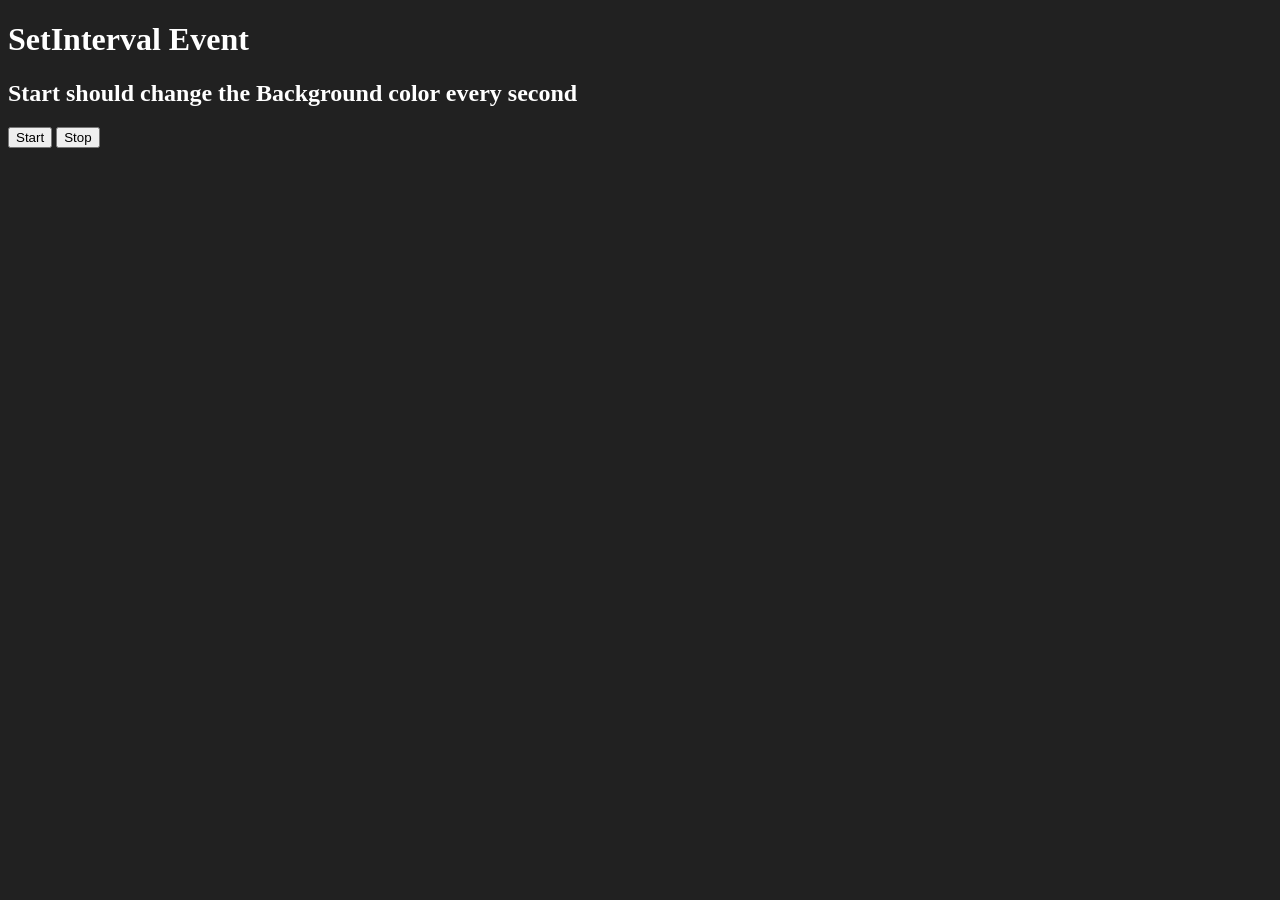
<file: Projects/BackgroundChanger/index.html>
<!DOCTYPE html>
<html lang="en">
<head>
    <meta charset="UTF-8">
    <meta name="viewport" content="width=device-width, initial-scale=1.0">
    <title>Color changer</title>
</head>
<body style="background-color: #212121; color: #fff;">
    <h1>SetInterval Event</h1>
    <h2>Start should change the Background color every second</h2>
    <button id="start">Start</button>
    <button id="stop">Stop</button>
</body>
<script src="randomColor.js"></script>
</html>
</file>
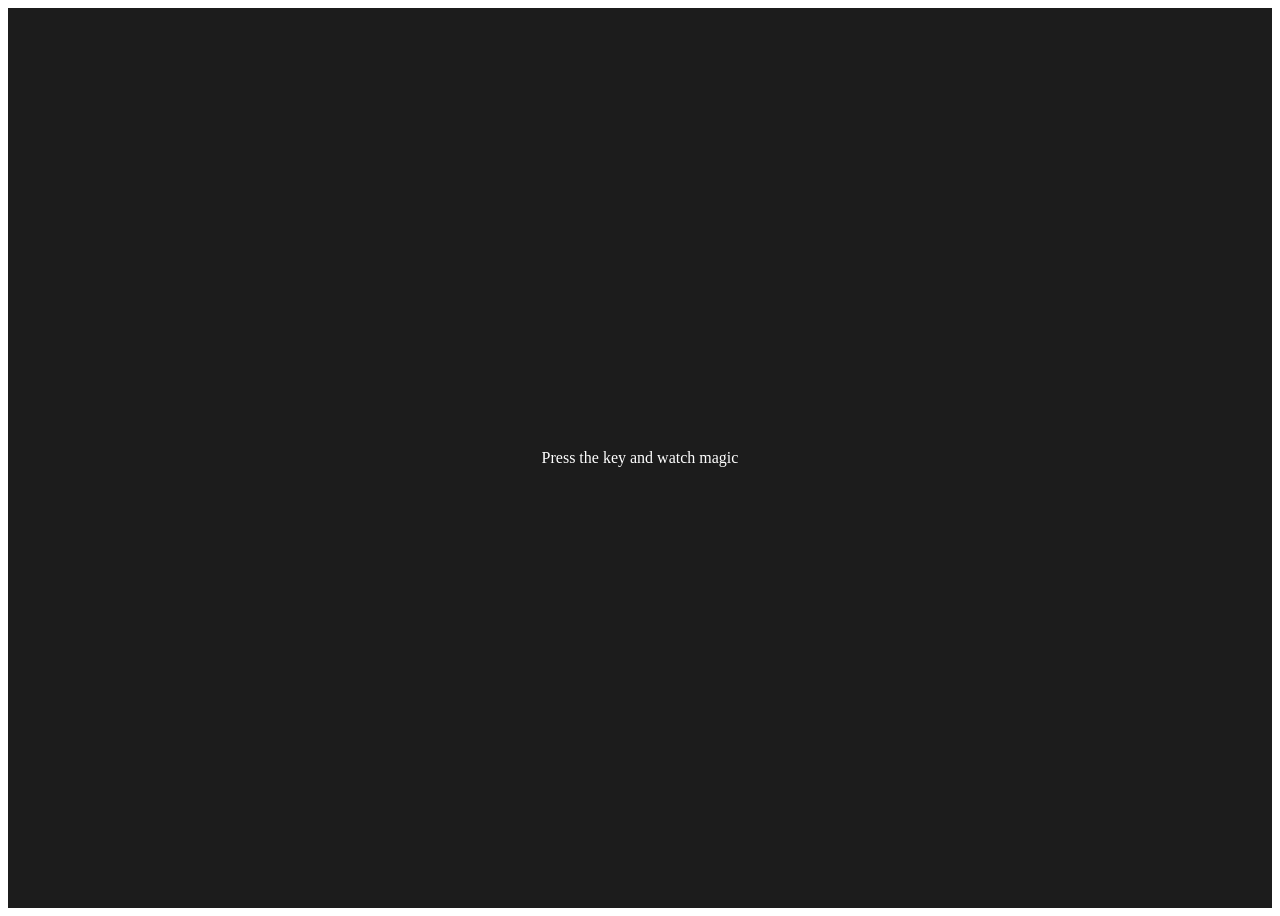
<file: Projects/Keyboard_check/index.html>
<!doctype html>
<html lang="en">
  <head>
    <meta charset="UTF-8" />
    <meta name="viewport" content="width=device-width, initial-scale=1.0" />
    <title>Event KeyCodes</title>
    <style>
      table,
      th,
      td {
        border: 1px solid #e7e7e7;
      }
      .project {
        background-color: #1c1c1c;
        color: #ffffff;
        display: flex;
        align-items: center;
        justify-content: center;
        text-align: center;
        height: 100vh;
      }
      .color {
        color: aliceblue;
        display: flex;
        flex-direction: row;
      }
    </style>
  </head>
  <body>
    <div class="project">
      <div class="insert">
        <div class="key">Press the key and watch magic</div>
      </div>
    </div>
  </body>
  <script src="keyboard.js"></script>
</html>
</file>
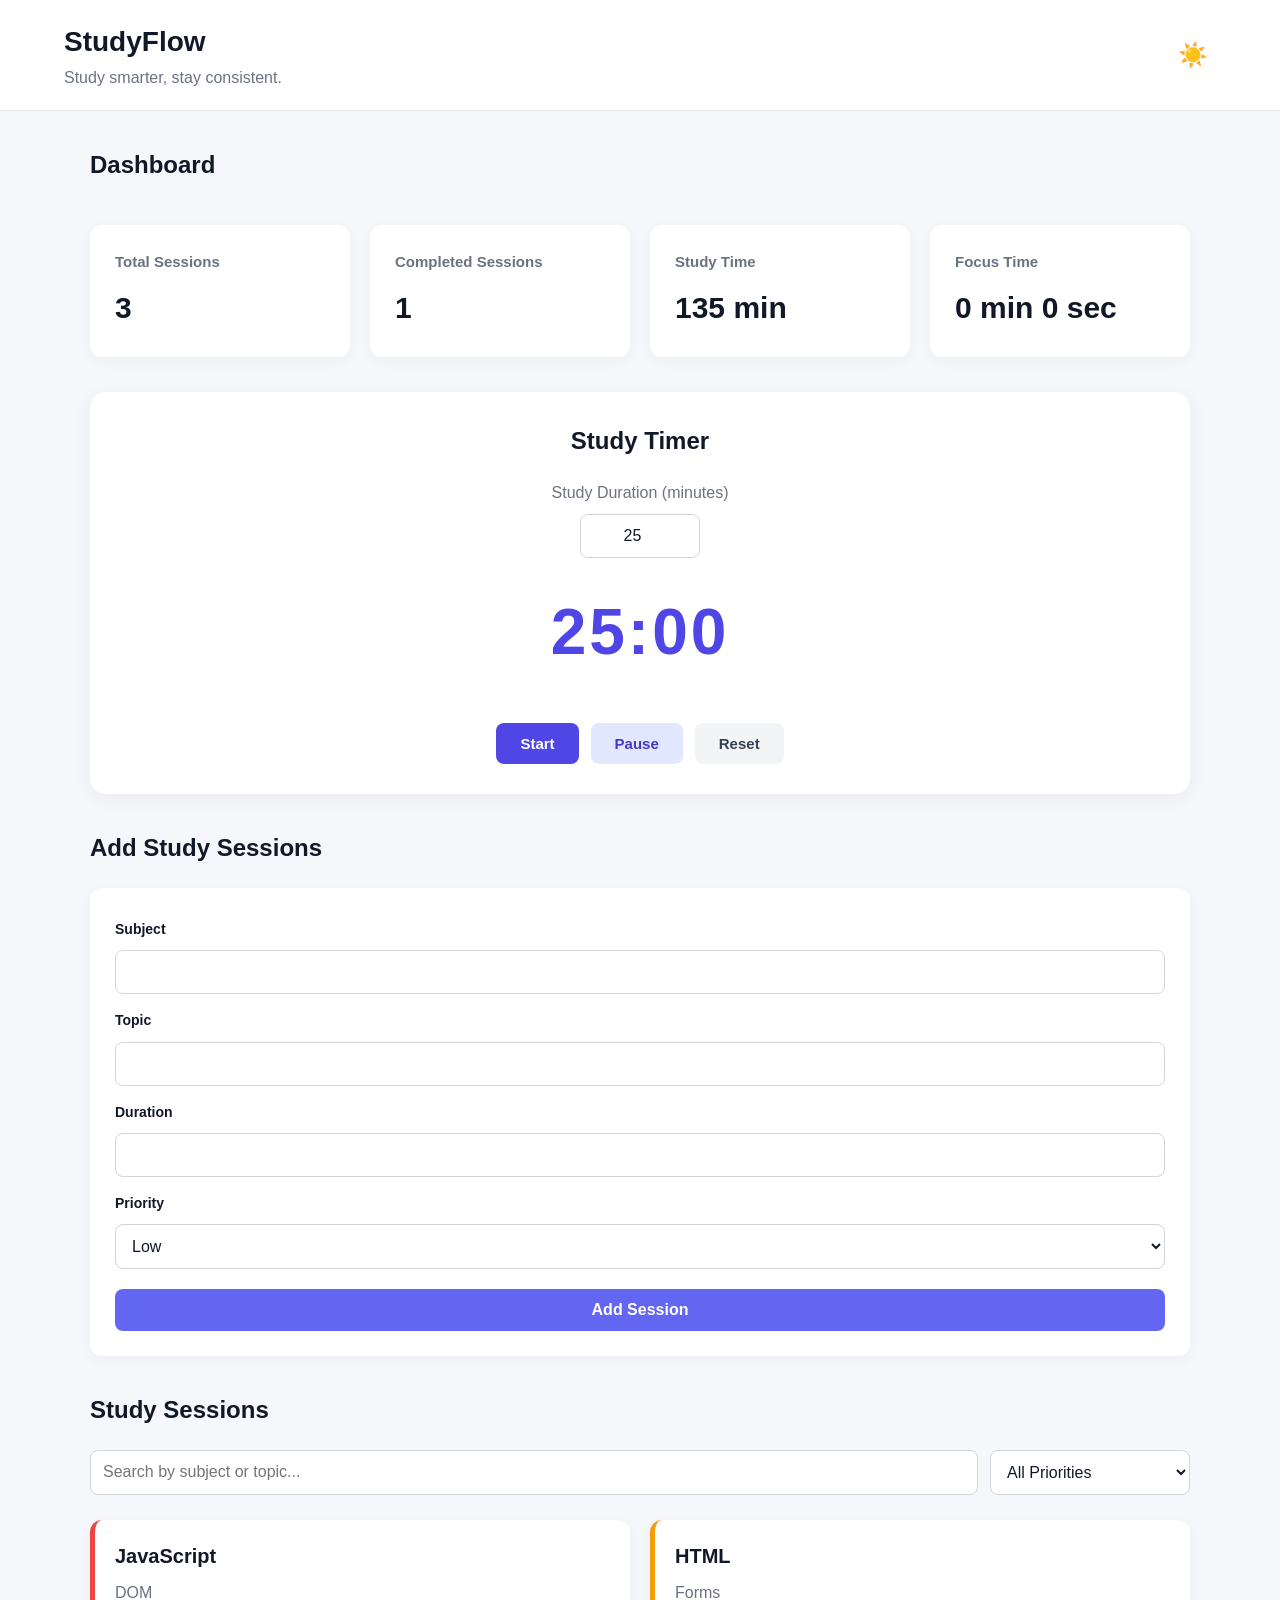
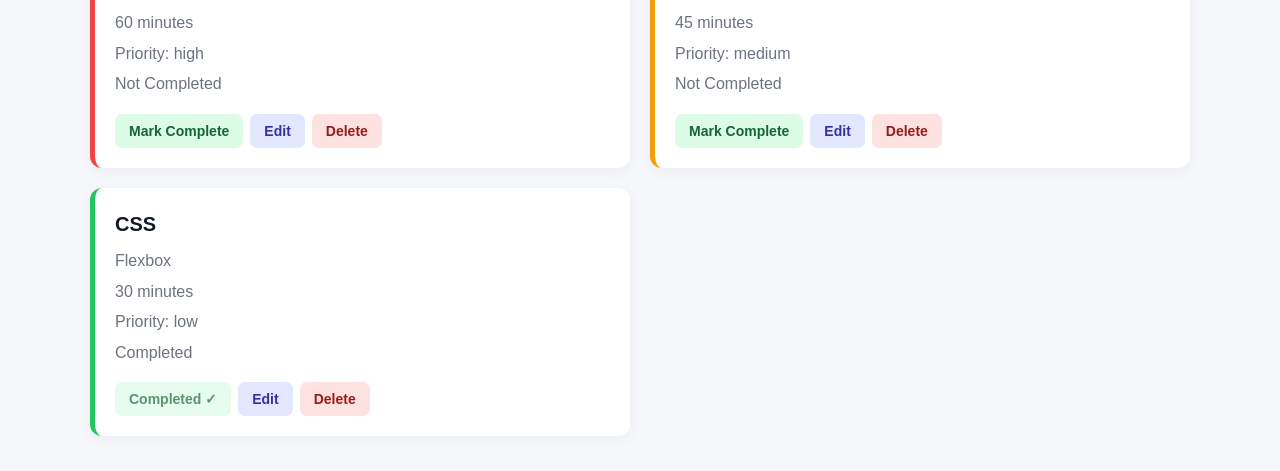
<file: Projects/StudyFlow/index.html>
<!doctype html>
<html lang="en">
  <head>
    <meta charset="UTF-8" />
    <meta name="viewport" content="width=device-width, initial-scale=1.0" />
    <title>StudyFlow</title>
    <link rel="stylesheet" href="style.css" />
  </head>
  <body>
    <header>
      <div>
        <h1>StudyFlow</h1>
        <p>Study smarter, stay consistent.</p>
      </div>
      <button type="button" id="theme-btn">☀️</button>
    </header>

    <main>
      <section>
        <h2>Dashboard</h2>
        <article>
          <h3>Total Sessions</h3>
          <p id="total-sessions">0</p>
        </article>
        <article>
          <h3>Completed Sessions</h3>
          <p id="completed-sessions">0</p>
        </article>

        <article>
          <h3>Study Time</h3>
          <p id="study-time">0 hrs</p>
        </article>

        <article>
          <h3>Focus Time</h3>
          <p id="focus-time">0 min</p>
        </article>
      </section>

      <section class="timer-card">
        <h2>Study Timer</h2>

        <label for="timer-duration">Study Duration (minutes)</label>

        <input type="number" id="timer-duration" min="1" value="25" max="180" />
        <p id="timer-display">25:00</p>
        <p id="timer-message"></p>

        <div class="timer-controls">
          <button id="start-timer">Start</button>
          <button id="pause-timer">Pause</button>
          <button id="reset-timer">Reset</button>
        </div>
      </section>

      <section>
        <h2>Add Study Sessions</h2>
        <form id="session-form">
          <label for="subject">Subject</label>
          <input type="text" id="subject" name="subject" required />

          <label for="topic">Topic</label>
          <input type="text" id="topic" name="topic" required />

          <label for="duration">Duration</label>
          <input type="number" id="duration" name="duration" required />

          <label for="priority">Priority</label>
          <select name="priority" id="priority">
            <option value="low">Low</option>
            <option value="medium">Medium</option>
            <option value="high">High</option>
          </select>

          <button type="submit">Add Session</button>
        </form>
      </section>

      <section>
        <h2>Study Sessions</h2>

        <div class="session-filters">
          <input
            type="text"
            id="search-input"
            placeholder="Search by subject or topic..."
            aria-label="Search study sessions"
          />
          <select id="priority-filter" aria-label="Filter by priority">
            <option value="all">All Priorities</option>
            <option value="high">High</option>
            <option value="medium">Medium</option>
            <option value="low">Low</option>
          </select>
        </div>

        <div id="session-list">
          <!-- JavaScript will generate session cards here -->
        </div>
      </section>
    </main>
    <script src="script.js"></script>
  </body>
</html>
</file>
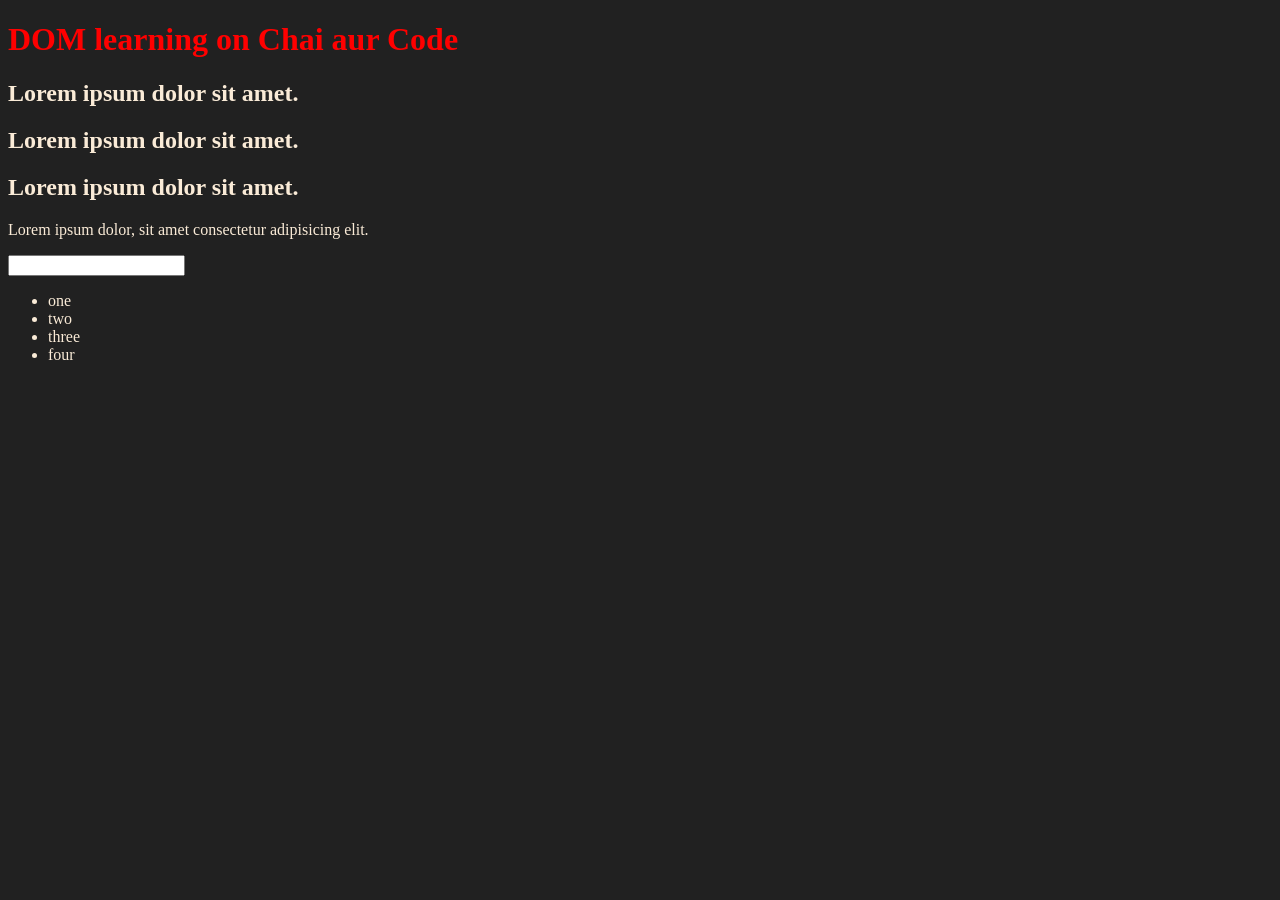
<file: 5-DOM/15-DOM.html>
<!doctype html>
<html lang="en">
  <head>
    <meta charset="UTF-8" />
    <meta name="viewport" content="width=device-width, initial-scale=1.0" />
    <title>DOM learning</title>
    <style>
      .bg-black {
        background-color: #212121;
        color: antiquewhite;
      }
    </style>
  </head>
  <body class="bg-black">
    <div>
      <h1 style="color: red" id="title" class="heading">
        DOM learning on Chai aur Code
        <span style="display: none">Test text</span>
      </h1>
      <h2>Lorem ipsum dolor sit amet.</h2>
      <h2>Lorem ipsum dolor sit amet.</h2>
      <h2>Lorem ipsum dolor sit amet.</h2>
      <p>Lorem ipsum dolor, sit amet consectetur adipisicing elit.</p>
      <input type="password" />

      <ul>
        <li class="list-item">one</li>
        <li class="list-item">two</li>
        <li class="list-item">three</li>
        <li class="list-item">four</li>
      </ul>
    </div>
  </body>
</html>

<!-- 
1. innerHTML reads and writes both the text and the raw HTML markup inside an element.
2. textContent returns all text exactly as written in the source code, including spaces, line breaks, and hidden text, but ignores HTML tags.
3. innerText returns only the rendered text visible on the screen, mimicking what a user would see if they highlighted and copied the page content. 
-->
</file>
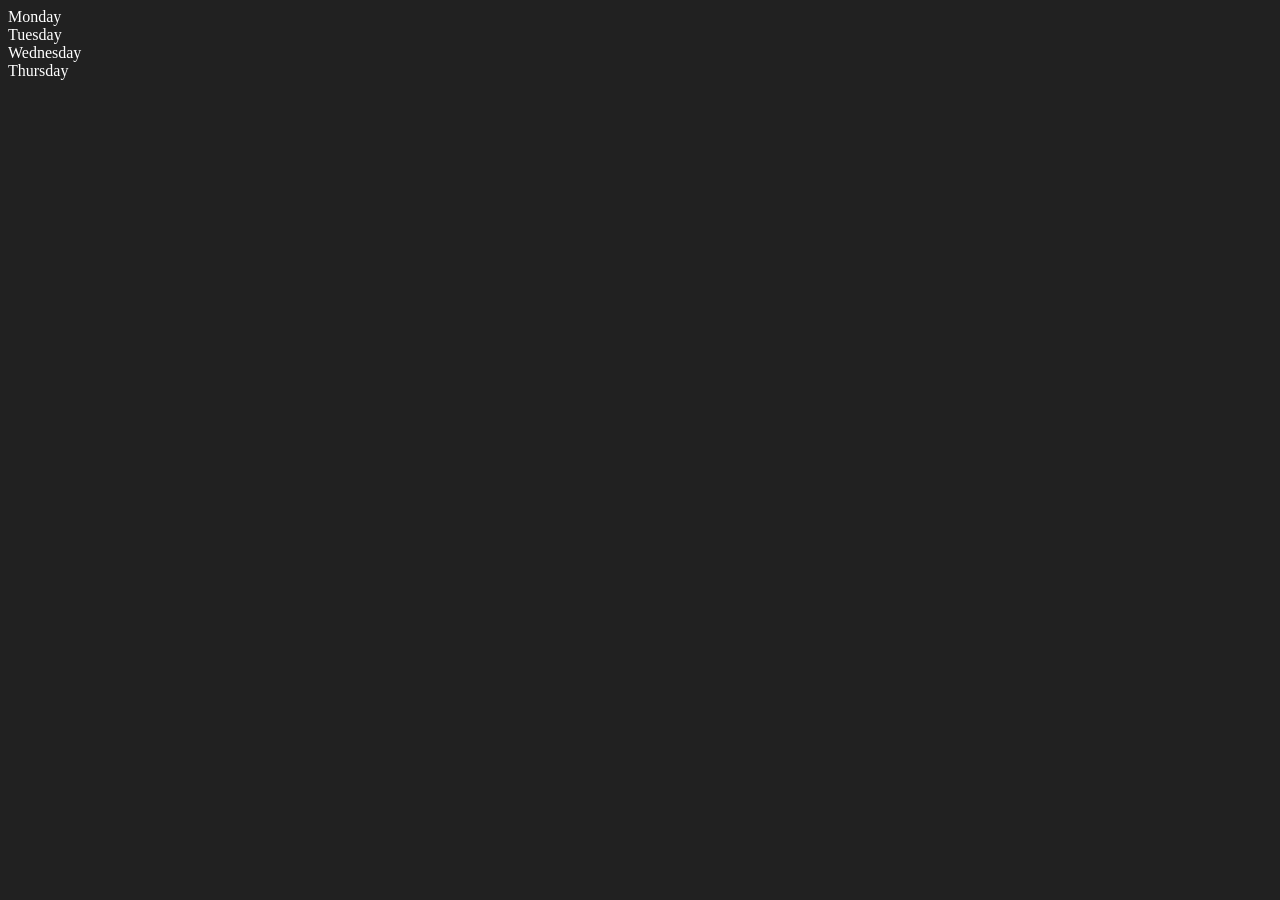
<file: 5-DOM/16-CreateElement.html>
<!doctype html>
<html lang="en">
  <head>
    <meta charset="UTF-8" />
    <meta name="viewport" content="width=device-width, initial-scale=1.0" />
    <title>DOM</title>
  </head>
  <body style="background-color: #212121; color: #fff">
    <div class="parent">
      <!-- this is a comment1
      comment2
      comment3 -->
      <div class="day">Monday</div>
      <div class="day">Tuesday</div>
      <div class="day">Wednesday</div>
      <div class="day">Thursday</div>
    </div>
  </body>
  <script>
    const parent = document.querySelector(".parent");
    // console.log(parent);
    // console.log(parent.children);
    // console.log(parent.children[0]);
    // console.log(parent.children[0].innerHTML);

    // for (let i = 0; i < parent.children.length; i++) {
    //   console.log(parent.children[i].innerHTML);
    // }
    // parent.children[1].style.color = "orange";
    // console.log(parent.firstElementChild);
    // console.log(parent.lastElementChild);

    const dayOne = document.querySelector(".day");
    // console.log(dayOne);
    // console.log(dayOne.parentElement);
    // console.log(dayOne.nextElementSibling);
    console.log("Nodes: ", parent.childNodes);
  </script>
</html>
</file>
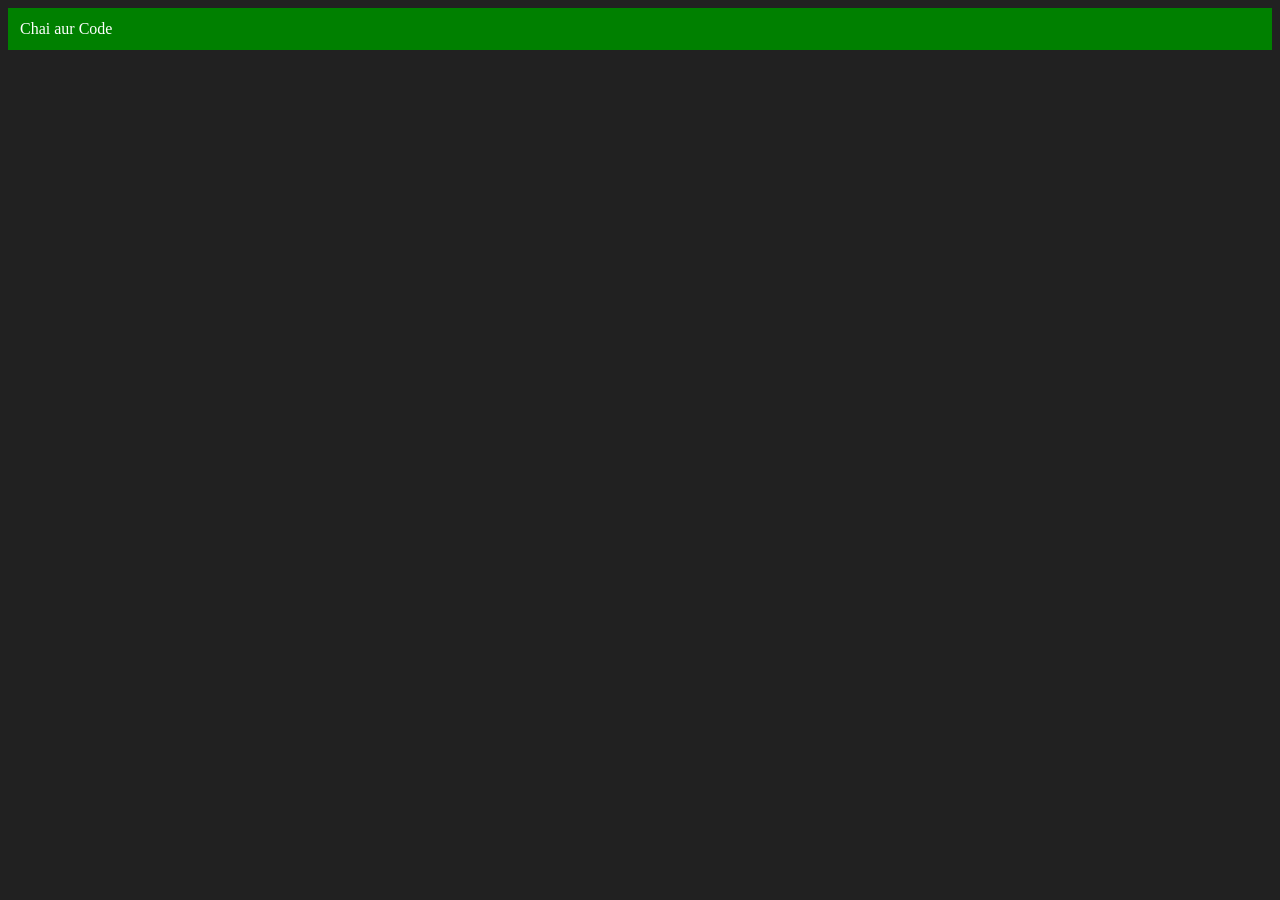
<file: 5-DOM/17-NodeList.html>
<!DOCTYPE html>
<html lang="en">
<head>
    <meta charset="UTF-8">
    <meta name="viewport" content="width=device-width, initial-scale=1.0">
    <title>NodeList</title>
</head>
<body style="background-color: #212121; color: #fff">
    <script>
        const div = document.createElement('div')
        console.log(div);
        div.className = 'main'
        div.id = Math.round(Math.random() * 10 + 1)
        div.setAttribute("title", "generated title") // setAttribute values ko set kr de ga while baqi sb innertext, className, id pehle values ko le kr aaty then uss ko overwrite kr ke set krty.
        div.style.backgroundColor = 'green'
        div.style.padding = '12px'
        // div.innerText = 'Chai aur Code 1'
        const addText = document.createTextNode("Chai aur Code")
        div.appendChild(addText)

        document.body.appendChild(div)
    </script>
</body>
</html>
</file>
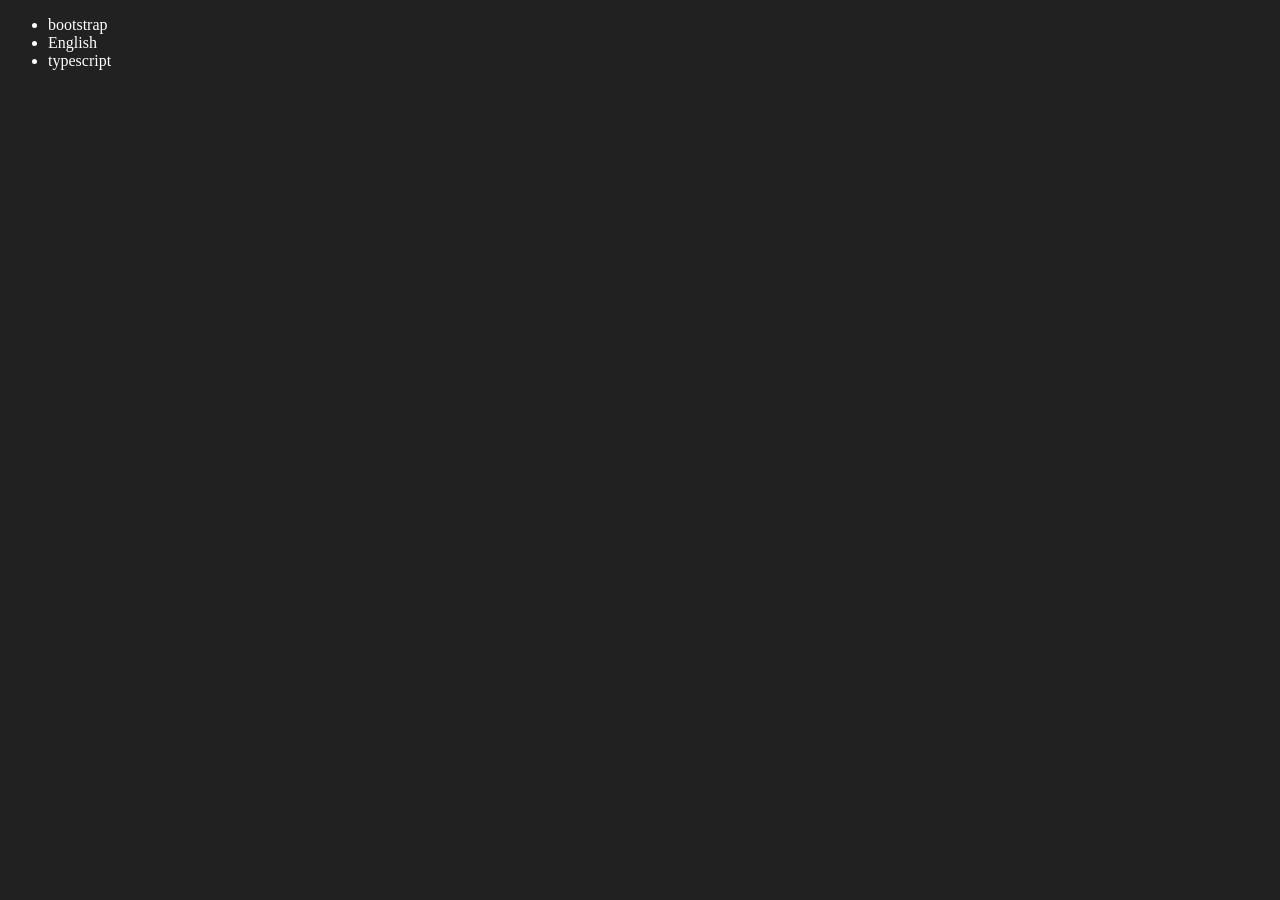
<file: 5-DOM/18-Edit+Delete.html>
<!DOCTYPE html>
<html lang="en">
<head>
    <meta charset="UTF-8">
    <meta name="viewport" content="width=device-width, initial-scale=1.0">
    <title>DOM</title>
</head>
<body style="background-color: #212121; color: #fff">
    <ul class="language">
        <li>Javascript</li>
    </ul>
</body>
<script>
    function addLanguage(langName) {
        const li = document.createElement('li');
        li.innerHTML = `${langName}` // not optimized approach
        document.querySelector('.language').
        appendChild(li)
    }
    addLanguage("python")
    addLanguage("typescript")

    function addOptimizeLang(langName) {
        const li = document.createElement('li');
        // const addText = document.createTextNode(langName)
        // li.appendChild(addText)
        li.appendChild(document.createTextNode(langName)) // optimized approach
        document.querySelector('.language').appendChild(li)
    }
    addOptimizeLang('react')

    // Edit
    const secondLang = document.querySelector('li:nth-child(2)')
    console.log(secondLang); 
    // secondLang.innerHTML = 'English' not appropriate 
    const newli = document.createElement('li')
    newli.textContent = 'English'
    secondLang.replaceWith(newli)

    // Edit 
    const firstLang = document.querySelector('li:first-child')
    firstLang.outerHTML = '<li>bootstrap</li>'

    // remove
    const lastLang = document.querySelector('li:last-child')
    lastLang.remove()
</script>
</html>
</file>
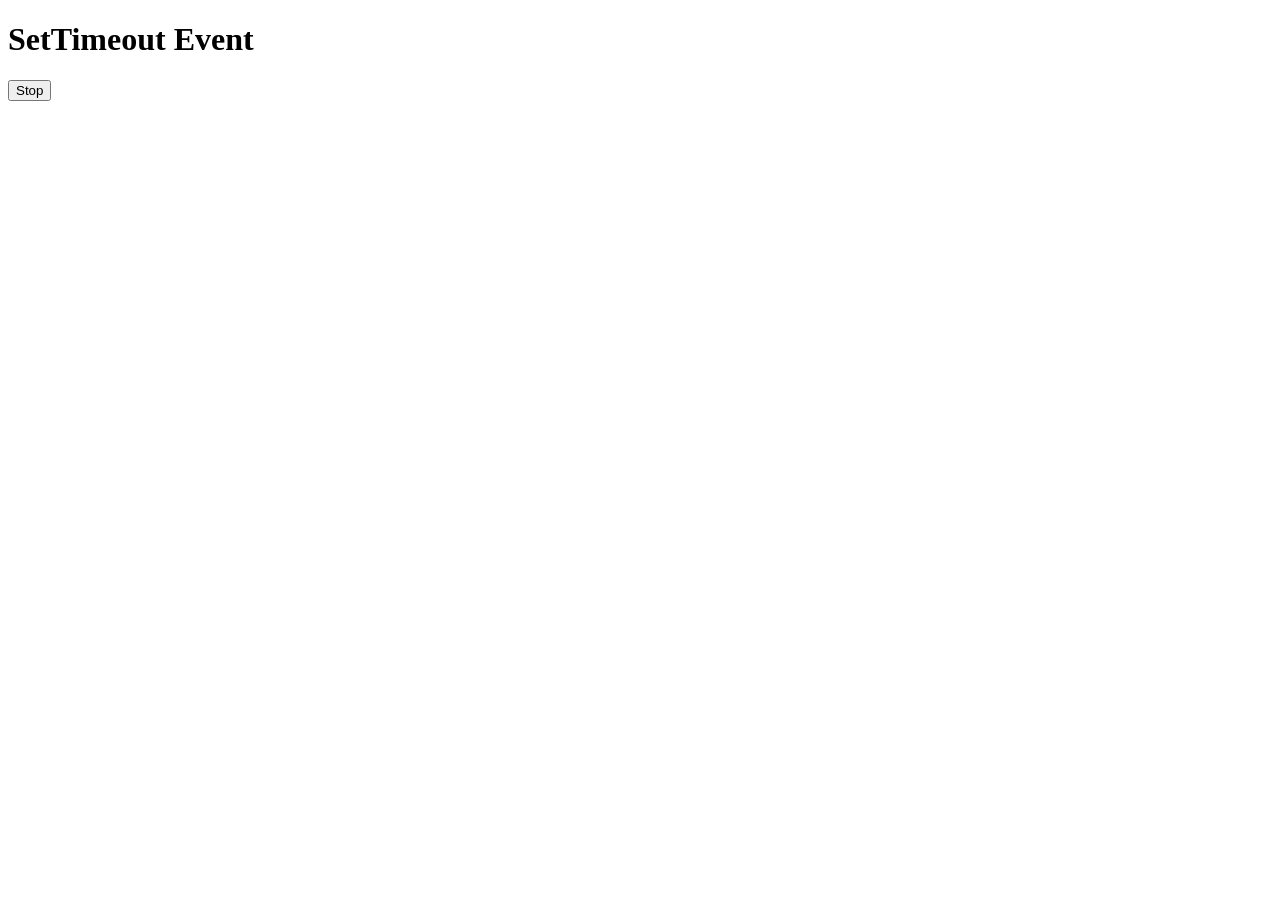
<file: 6-Events/20-timeout.html>
<!DOCTYPE html>
<html lang="en">
<head>
    <meta charset="UTF-8">
    <meta name="viewport" content="width=device-width, initial-scale=1.0">
    <title>Document</title>
</head>
<body>
    <h1>SetTimeout Event</h1>
    <button id="stop">Stop</button>
</body>
<script>
    const sayNimra = function() {
        console.log("Nimra Abid");
    }
    setTimeout(sayNimra, 2000)

    const changeText = function() {
        document.querySelector('h1').innerHTML  = 'best JS series'
    }
    const changeMe = setTimeout(changeText, 2000)
    
    document.querySelector('#stop').addEventListener('click', function() {
        clearTimeout(changeMe)
        console.log("Stopped");
    })
</script>
</html>
</file>
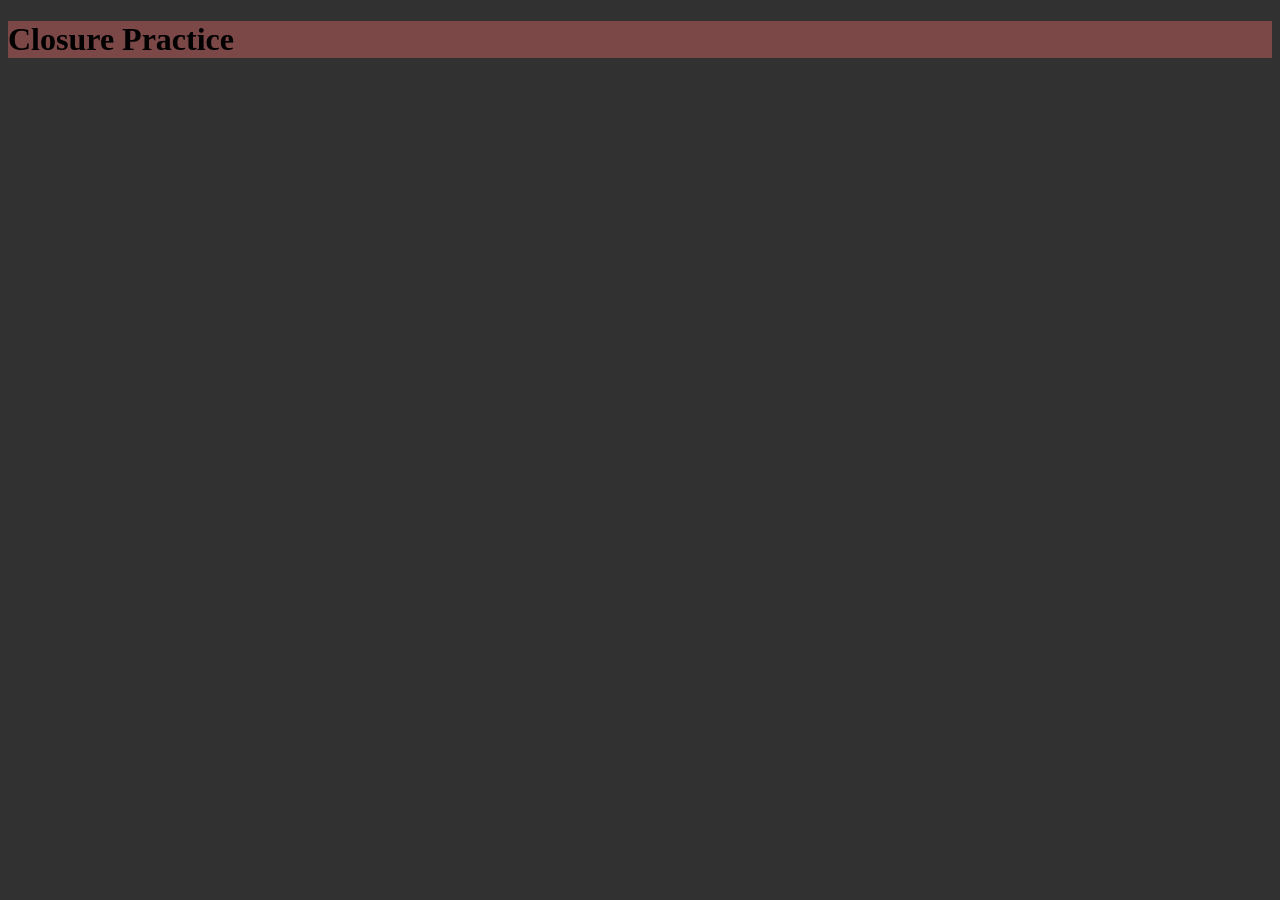
<file: 9-Concepts/closure.html>
<!doctype html>
<html lang="en">
  <head>
    <meta charset="UTF-8" />
    <meta name="viewport" content="width=device-width, initial-scale=1.0" />
    <title>Closure</title>
  </head>
  <body style="background-color: #313131">
    <h1 style="background-color: #7b4747">Closure Practice</h1>
    <script>
      function init() {
        let name = "Mozilla"; // name is a local variable created by init
        function displayName() {
          // displayName() is the inner function, that forms a closure
          console.log(name); // use variable declared in the parent function
        }
        displayName();
      }
      init(); // also imp to call outer function until we can't call outer function inner function not showing result

      function outer() {
        let username = "nimra";
        // console.log(secret); it gives error..child can't give anything to parent.
        function inner() {
          let secret = "my123";
          console.log("inner", username);
        }
        function innerTwo() {
          console.log("innerTwo", username);
          // console.log(secret);  will give error because it a variable of inner function not parent function
        }
        inner();
        innerTwo();
        console.log("Outer", username);
      }
      outer();

      function makeFunc() {
        const name = "Mozilla T";
        function displayName() {
          console.log(name);
          return name;
        }
        // return displayName(); The issue is that makeFunc returns undefined because you are executing the displayName function inside the return statement instead of returning the function itself.
        return displayName;
      }

      const myFunc = makeFunc();
      console.log(myFunc());

      function makeFunc2() {
        const name = "Mozilla R";
        function displayName() {
          console.log(name);
        }
        return displayName;
      }

      const myFunc2 = makeFunc2();
      myFunc2();

      function makeFunc3() {
        const name = "Mozilla S";
        function displayName() {
          return name;
        }
        return displayName;
      }

      const myFunc3 = makeFunc3();
      console.log(myFunc3());
    </script>
  </body>
</html>
</file>
<file: Projects/StudyFlow/style.css>
/* ==============================
   RESET
============================== */

* {
  margin: 0;
  padding: 0;
  box-sizing: border-box;
}

/* ==============================
   BODY
============================== */

body {
  font-family: Arial, sans-serif;
  line-height: 1.6;
  min-height: 100vh;
  background-color: #f5f7fb;
  color: #111827;
  transition:
    background-color 0.3s,
    color 0.3s;
}

/* ==============================
   HEADER
============================== */

header {
  display: flex;
  justify-content: space-between;
  align-items: center;

  padding: 20px 5%;

  background-color: white;
  border-bottom: 1px solid #e5e7eb;

  transition:
    background-color 0.3s,
    border-color 0.3s;
}

header h1 {
  font-size: 28px;
}

header p {
  color: #6b7280;
}

#theme-btn {
  border: none;
  background: transparent;

  font-size: 24px;
  cursor: pointer;

  padding: 8px;
  border-radius: 8px;

  transition:
    background-color 0.2s,
    transform 0.2s;
}

#theme-btn:hover {
  background-color: #f3f4f6;
  transform: scale(1.1);
}

/* ==============================
   MAIN
============================== */

main {
  width: 90%;
  max-width: 1100px;
  margin: 0 auto;
}

/* ==============================
   SECTIONS
============================== */

section {
  margin: 35px 0;
}

section > h2 {
  margin-bottom: 20px;
  font-size: 24px;
}

/* ==============================
   DASHBOARD
============================== */

section:first-child {
  display: grid;
  grid-template-columns: repeat(4, 1fr);
  gap: 20px;
}

section:first-child > h2 {
  grid-column: 1 / -1;
}

article {
  background-color: white;
  padding: 25px;

  border-radius: 12px;

  box-shadow: 0 4px 15px rgba(0, 0, 0, 0.04);

  transition:
    transform 0.2s,
    box-shadow 0.2s,
    background-color 0.3s;
}

article:hover {
  transform: translateY(-3px);
  box-shadow: 0 8px 20px rgba(0, 0, 0, 0.07);
}

article h3 {
  color: #6b7280;
  font-size: 15px;
}

article p {
  font-size: 30px;
  font-weight: bold;
  margin-top: 10px;
}

/* ==============================
   FORM
============================== */

form {
  background-color: white;
  padding: 25px;

  border-radius: 12px;

  display: grid;
  gap: 10px;

  box-shadow: 0 4px 15px rgba(0, 0, 0, 0.04);
}

form label {
  font-weight: bold;
  font-size: 14px;
  margin-top: 5px;
}

input,
select {
  width: 100%;

  padding: 12px;

  border: 1px solid #d1d5db;
  border-radius: 8px;

  font-size: 16px;

  background-color: white;
  color: #111827;

  transition:
    border-color 0.2s,
    box-shadow 0.2s,
    background-color 0.3s;
}

input:focus,
select:focus {
  outline: none;

  border-color: #6366f1;

  box-shadow: 0 0 0 3px rgba(99, 102, 241, 0.15);
}

/* ==============================
   FORM BUTTON
============================== */

form button {
  margin-top: 10px;

  padding: 12px;

  border: none;
  border-radius: 8px;

  background-color: #6366f1;
  color: white;

  font-size: 16px;
  font-weight: bold;

  cursor: pointer;

  transition:
    background-color 0.2s,
    transform 0.2s;
}

form button:hover {
  background-color: #4f46e5;
  transform: translateY(-1px);
}

/* ==============================
   STUDY SESSION FILTERS
============================== */

.session-filters {
  display: flex;
  gap: 12px;

  margin-bottom: 25px;
}

.session-filters input {
  flex: 1;
}

.session-filters select {
  width: 200px;
}

/* ==============================
   SESSION LIST
============================== */

#session-list {
  display: grid;

  grid-template-columns: repeat(2, 1fr);

  gap: 20px;
}

/* ==============================
   SESSION CARD
============================== */

.session-card {
  background-color: white;

  padding: 20px;

  border-radius: 12px;

  border-left: 5px solid #6366f1;

  box-shadow: 0 4px 15px rgba(0, 0, 0, 0.04);

  transition:
    transform 0.2s,
    box-shadow 0.2s,
    background-color 0.3s;
}

.session-card:hover {
  transform: translateY(-3px);

  box-shadow: 0 8px 20px rgba(0, 0, 0, 0.08);
}

.session-card h3 {
  font-size: 20px;
  margin-bottom: 8px;
}

.session-card p {
  color: #6b7280;
  margin-bottom: 5px;
}

/* ==============================
   PRIORITY COLORS
============================== */

.high-priority {
  border-left-color: #ef4444;
}

.medium-priority {
  border-left-color: #f59e0b;
}

.low-priority {
  border-left-color: #22c55e;
}

/* ==============================
   SESSION BUTTONS
============================== */

.session-card button {
  border: none;

  padding: 9px 14px;

  border-radius: 7px;

  font-size: 14px;
  font-weight: bold;

  cursor: pointer;

  margin-top: 12px;
  margin-right: 7px;

  transition:
    background-color 0.2s,
    transform 0.2s;
}

/* Mark Complete */

.session-card button:first-of-type {
  background-color: #dcfce7;
  color: #166534;
}

.session-card button:first-of-type:hover {
  background-color: #bbf7d0;
  transform: translateY(-1px);
}

/* Edit */

.session-card button:nth-of-type(2) {
  background-color: #e0e7ff;
  color: #3730a3;
}

.session-card button:nth-of-type(2):hover {
  background-color: #c7d2fe;
  transform: translateY(-1px);
}

/* Delete */

.session-card button:nth-of-type(3) {
  background-color: #fee2e2;
  color: #991b1b;
}

.session-card button:nth-of-type(3):hover {
  background-color: #fecaca;
  transform: translateY(-1px);
}

/* Completed disabled button */

.session-card button:disabled {
  cursor: not-allowed;
  opacity: 0.7;
}

/* ==============================
   STUDY TIMER
============================== */

.timer-card {
  background-color: white;

  padding: 30px;

  border-radius: 16px;

  text-align: center;

  box-shadow: 0 4px 20px rgba(0, 0, 0, 0.05);
}

.timer-card h2 {
  margin-bottom: 20px;
}

.timer-card label {
  display: block;

  margin-bottom: 8px;

  color: #6b7280;
}

#timer-duration {
  width: 120px;

  text-align: center;

  margin-bottom: 20px;
}

#timer-display {
  font-size: 64px;

  font-weight: bold;

  letter-spacing: 3px;

  color: #4f46e5;

  line-height: 1.4;

  margin: 10px 0;
}

#timer-message {
  color: #16a34a;

  font-weight: bold;

  min-height: 24px;

  margin-bottom: 12px;
}

/* ==============================
   TIMER BUTTONS
============================== */

.timer-controls {
  display: flex;

  justify-content: center;

  gap: 12px;

  flex-wrap: wrap;
}

.timer-controls button {
  padding: 12px 24px;

  border: none;

  border-radius: 8px;

  font-size: 15px;

  font-weight: bold;

  cursor: pointer;

  transition:
    background-color 0.2s,
    transform 0.2s;
}

/* Start */

#start-timer {
  background-color: #4f46e5;
  color: white;
}

#start-timer:hover {
  background-color: #4338ca;

  transform: translateY(-2px);
}

/* Pause */

#pause-timer {
  background-color: #e0e7ff;
  color: #4338ca;
}

#pause-timer:hover {
  background-color: #c7d2fe;
}

/* Reset */

#reset-timer {
  background-color: #f3f4f6;
  color: #374151;
}

#reset-timer:hover {
  background-color: #e5e7eb;
}

/* ==============================
   DARK MODE
============================== */

body.dark-mode {
  background-color: #111827;
  color: #f9fafb;
}

body.dark-mode header {
  background-color: #1f2937;
  border-bottom-color: #374151;
}

body.dark-mode header p {
  color: #9ca3af;
}

body.dark-mode #theme-btn:hover {
  background-color: #374151;
}

body.dark-mode article,
body.dark-mode form,
body.dark-mode .session-card,
body.dark-mode .timer-card {
  background-color: #1f2937;
  color: #f9fafb;
}

body.dark-mode article h3,
body.dark-mode .timer-card label,
body.dark-mode .session-card p {
  color: #9ca3af;
}

body.dark-mode input,
body.dark-mode select {
  background-color: #374151;

  color: #f9fafb;

  border-color: #4b5563;
}

body.dark-mode input:focus,
body.dark-mode select:focus {
  border-color: #818cf8;

  box-shadow: 0 0 0 3px rgba(129, 140, 248, 0.2);
}

/* Dark mode session buttons */

body.dark-mode .session-card button:first-of-type {
  background-color: #14532d;
  color: #bbf7d0;
}

body.dark-mode .session-card button:nth-of-type(2) {
  background-color: #312e81;
  color: #c7d2fe;
}

body.dark-mode .session-card button:nth-of-type(3) {
  background-color: #7f1d1d;
  color: #fecaca;
}

/* Dark mode priority borders */

body.dark-mode .session-card {
  border-left-color: #818cf8;
}

body.dark-mode .high-priority {
  border-left-color: #f87171;
}

body.dark-mode .medium-priority {
  border-left-color: #fbbf24;
}

body.dark-mode .low-priority {
  border-left-color: #4ade80;
}

/* Dark timer buttons */

body.dark-mode #pause-timer {
  background-color: #3730a3;
  color: #e0e7ff;
}

body.dark-mode #reset-timer {
  background-color: #374151;
  color: #f9fafb;
}

/* ==============================
   RESPONSIVE DESIGN
============================== */

@media (max-width: 900px) {
  section:first-child {
    grid-template-columns: repeat(2, 1fr);
  }

  #session-list {
    grid-template-columns: 1fr;
  }
}

@media (max-width: 700px) {
  main {
    width: 92%;
  }

  header {
    padding: 18px 4%;
  }

  section:first-child {
    grid-template-columns: 1fr;
  }

  .session-filters {
    flex-direction: column;
  }

  .session-filters select {
    width: 100%;
  }
}

@media (max-width: 500px) {
  header h1 {
    font-size: 24px;
  }

  header p {
    font-size: 14px;
  }

  article {
    padding: 20px;
  }

  form {
    padding: 20px;
  }

  .timer-card {
    padding: 20px;
  }

  #timer-display {
    font-size: 48px;
  }

  .timer-controls button {
    padding: 10px 16px;
  }

  .session-card button {
    padding: 8px 11px;
    font-size: 13px;
  }
}
</file>
